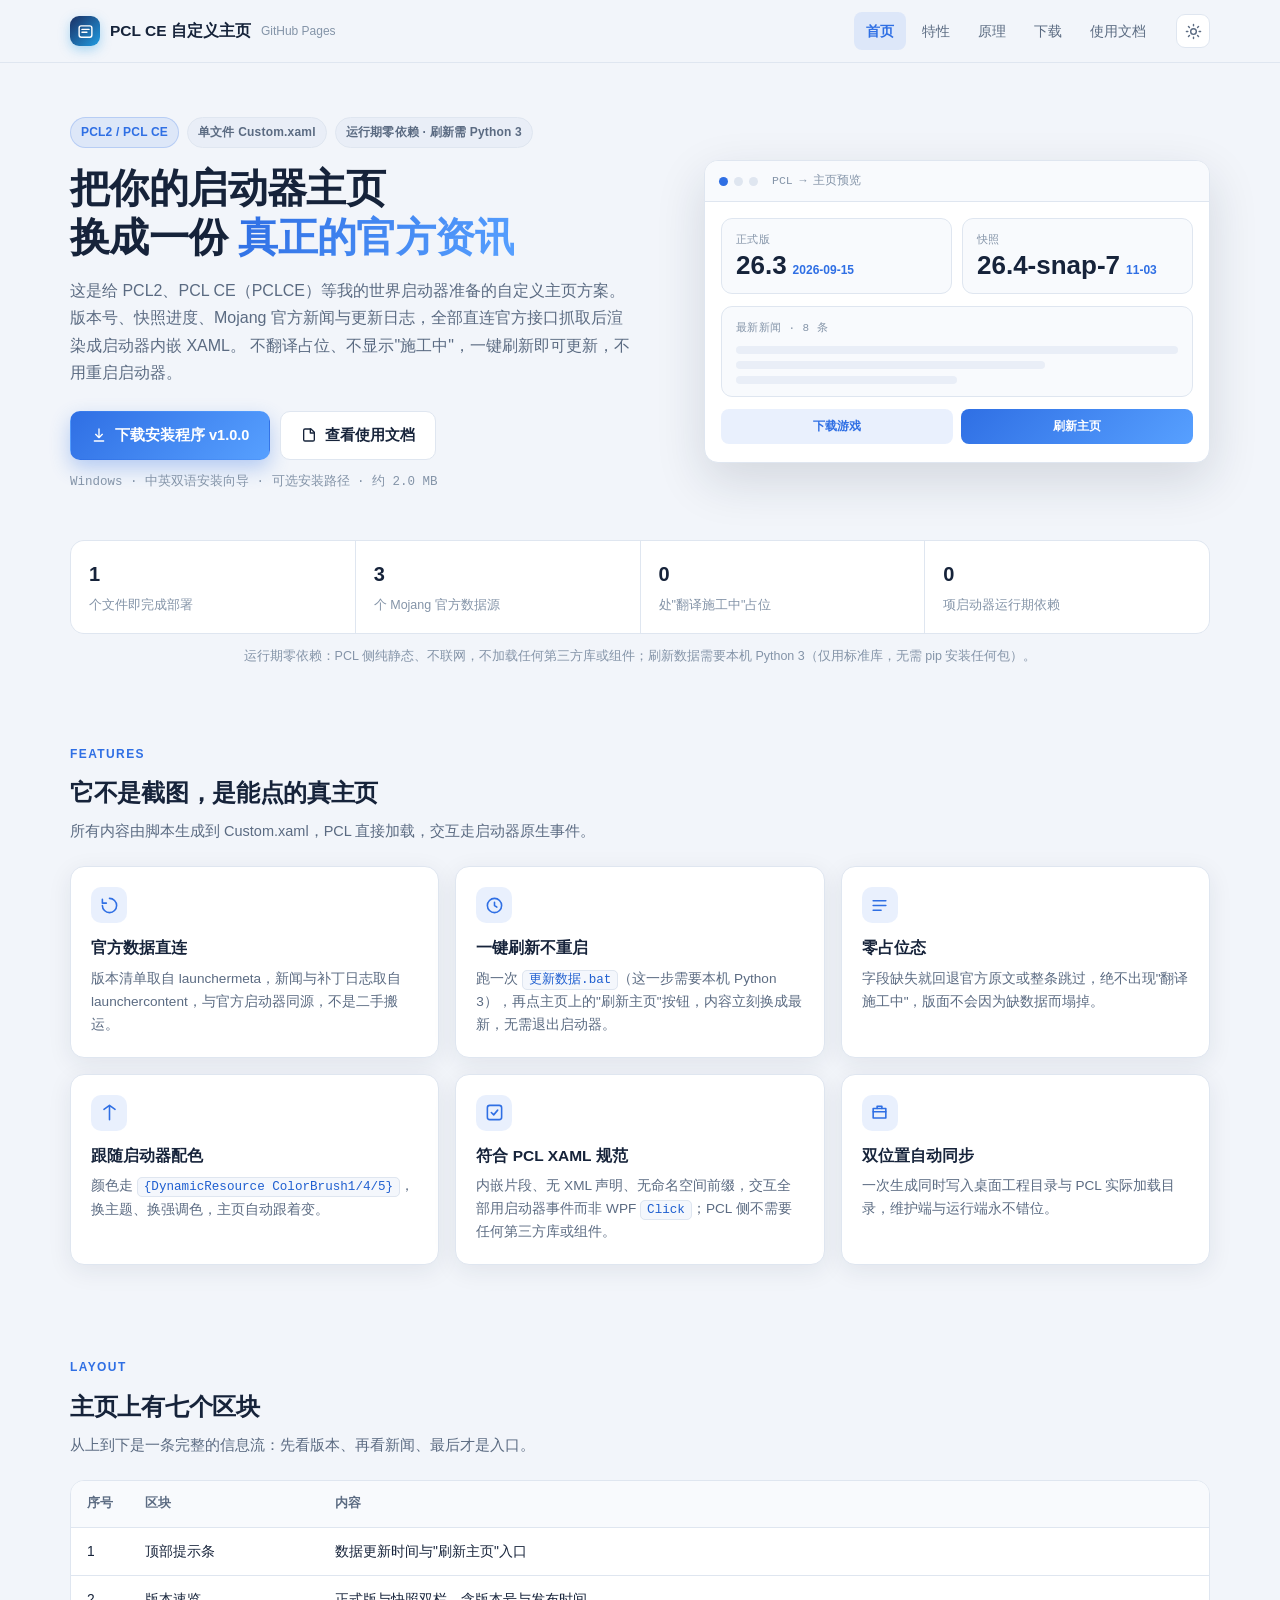
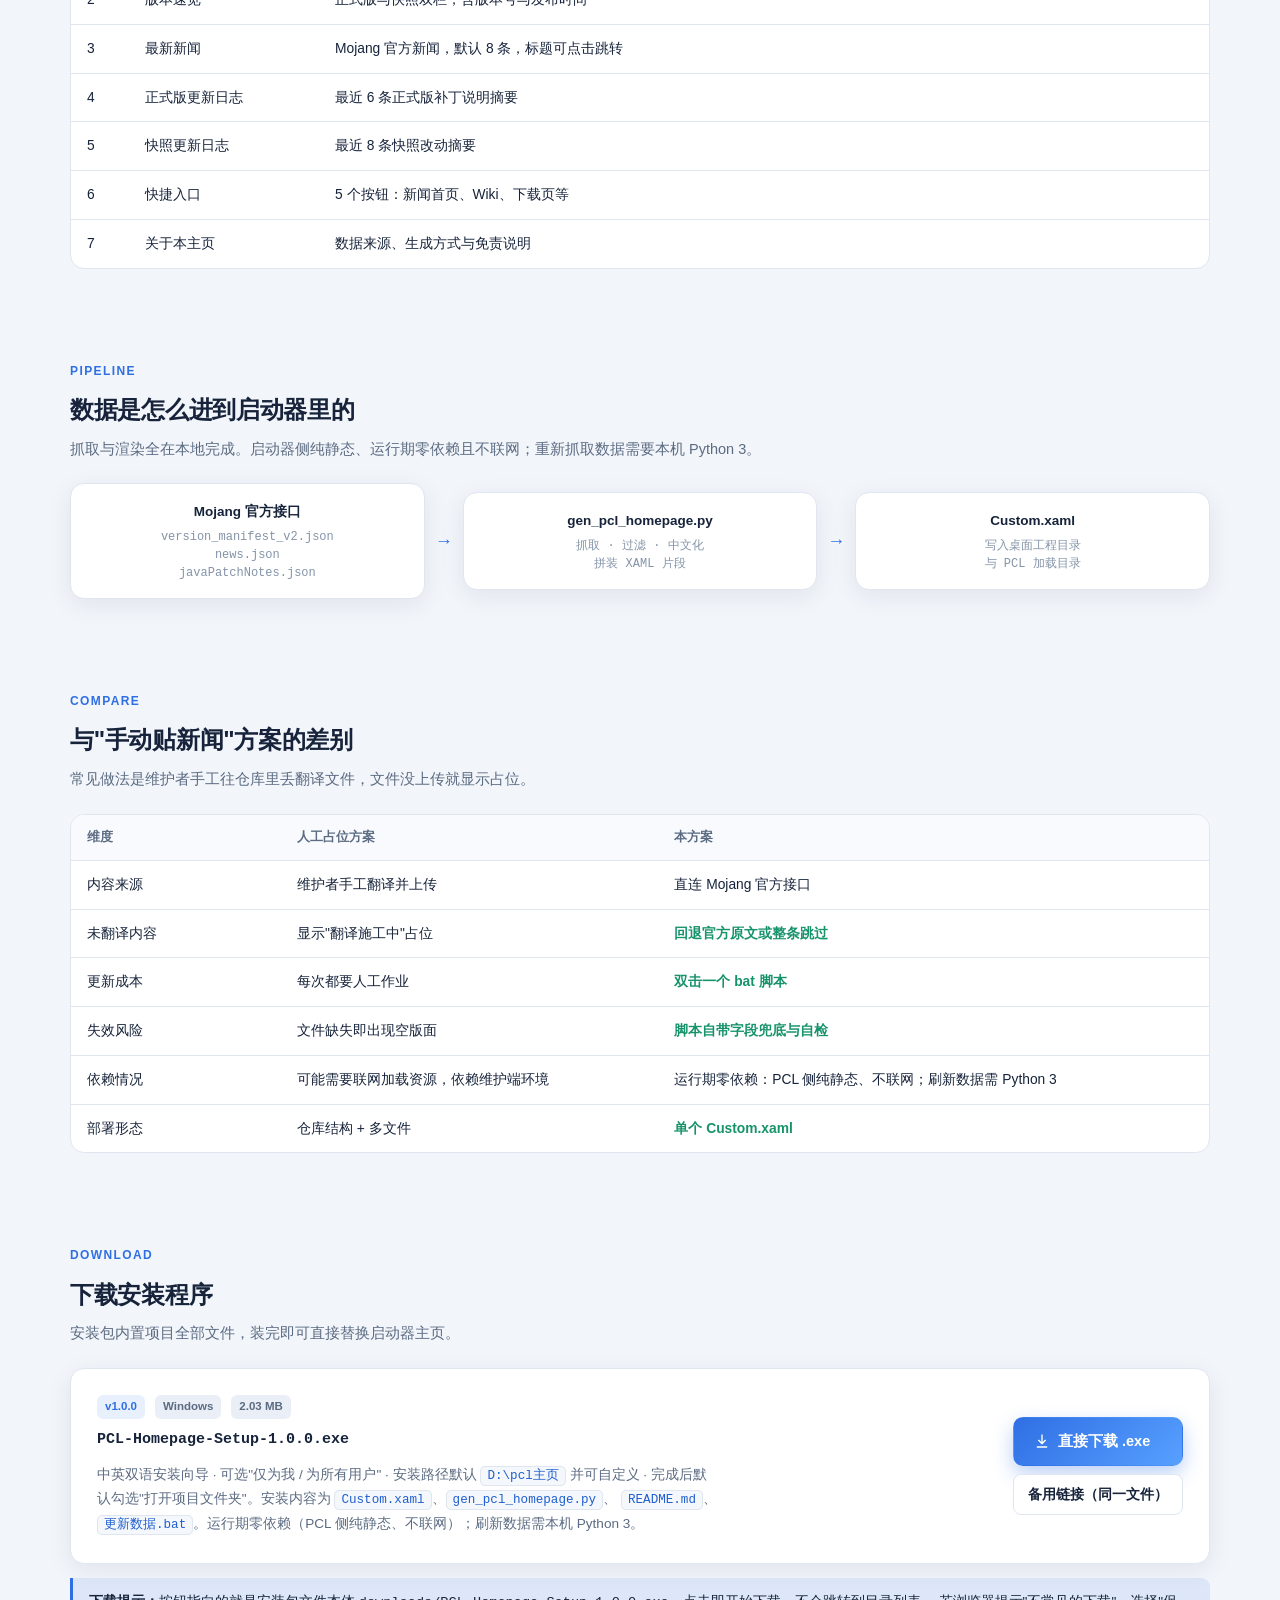
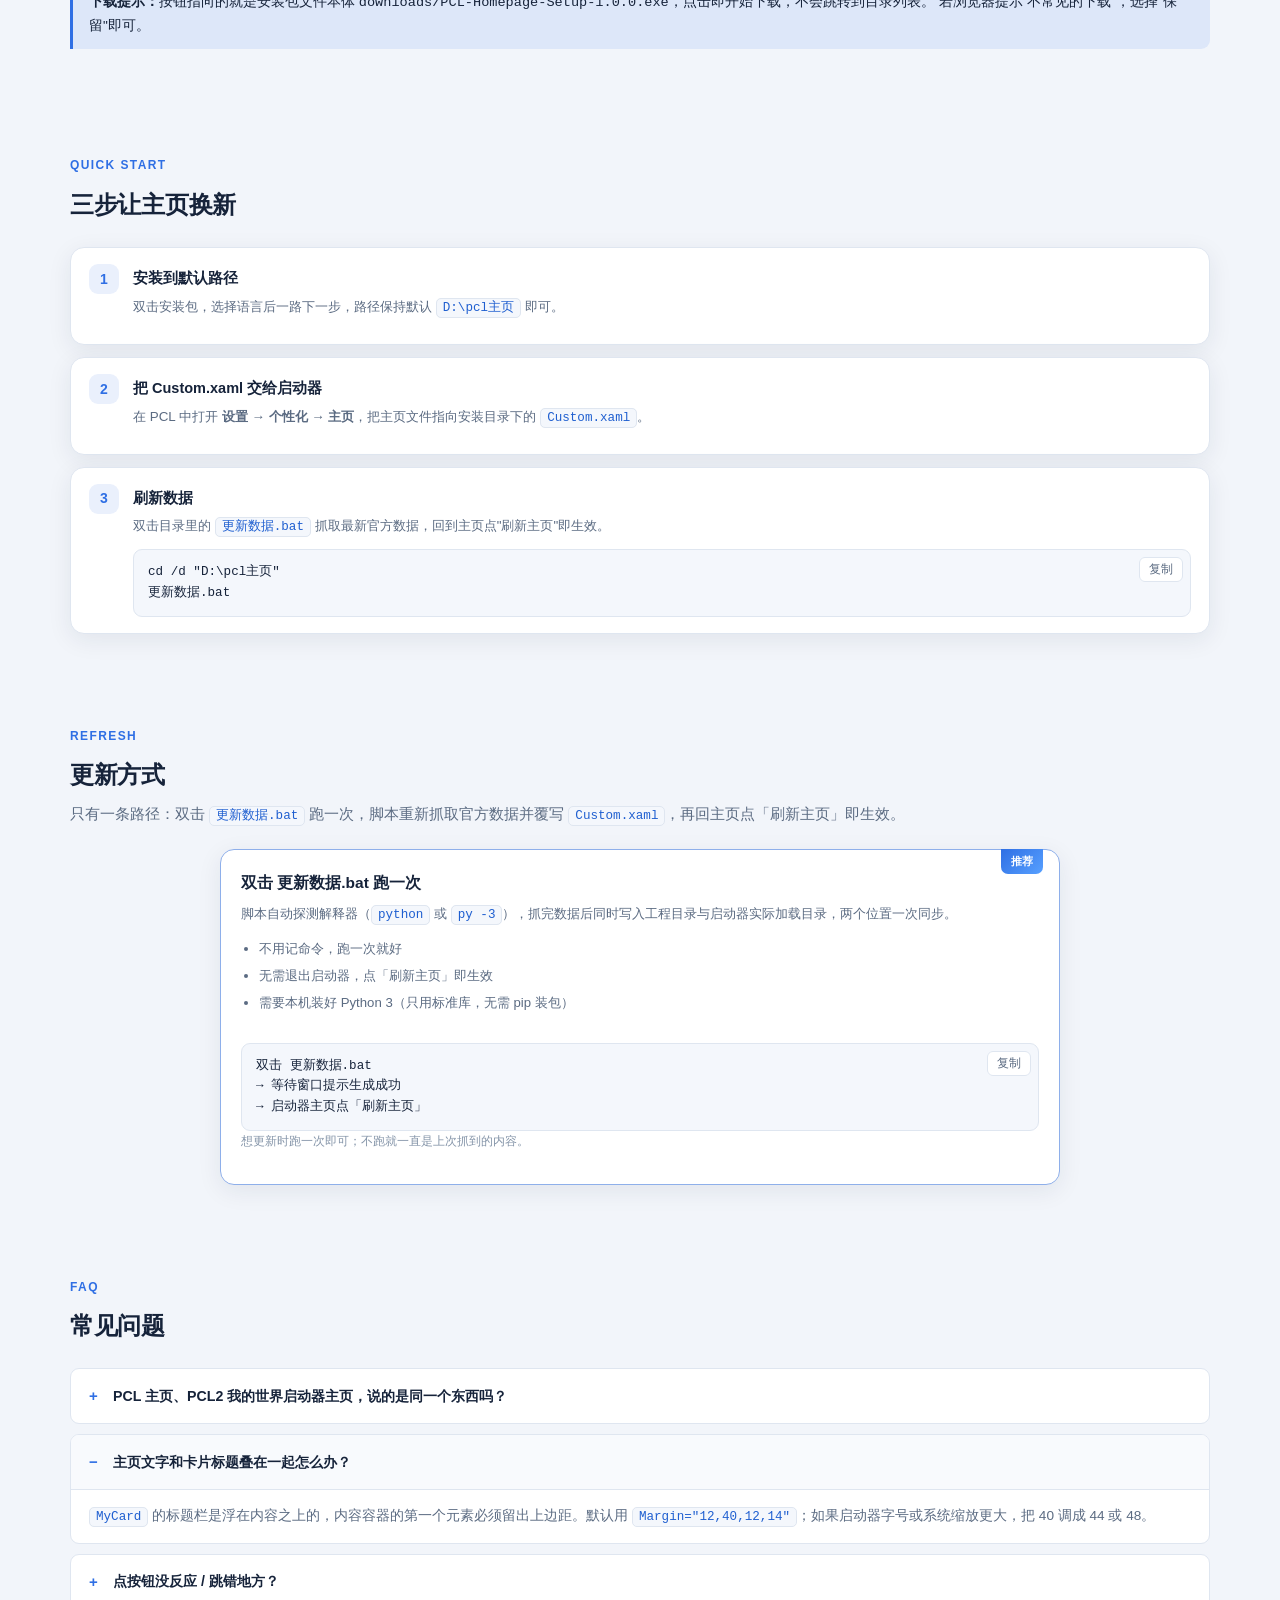
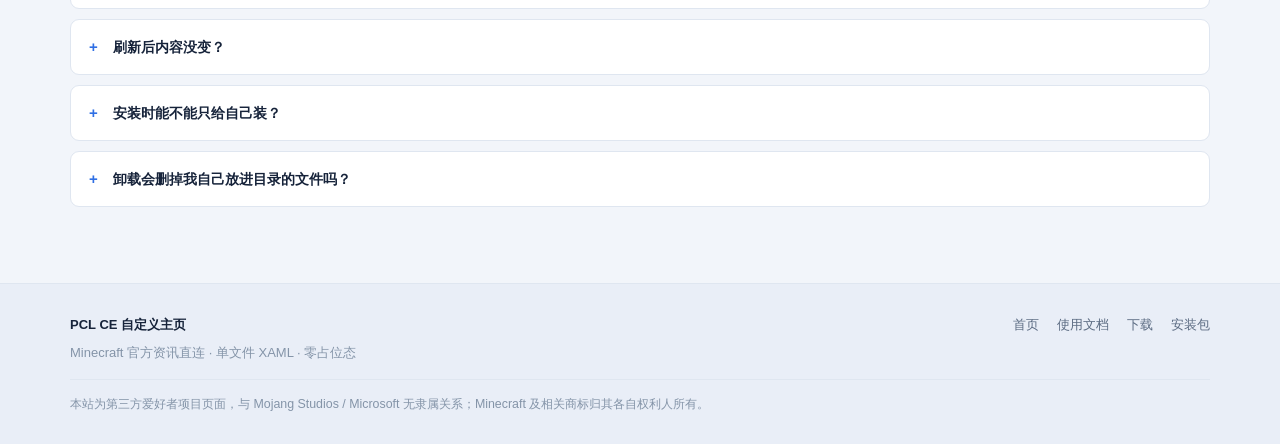
<file: index.html>
<!DOCTYPE html>
<html lang="zh-CN" data-theme="light">
<head>
<meta charset="UTF-8">
<meta name="viewport" content="width=device-width, initial-scale=1">
<title>PCL CE / PCL2 自定义主页 — 我的世界启动器官方新闻首页</title>
<meta name="description" content="给 PCL2 / PCL CE（PCLCE）这类我的世界（Minecraft）启动器加一个真正的官方新闻主页：版本速览、Mojang 官方新闻、更新日志，单文件 Custom.xaml，运行期零依赖（刷新数据需 Python 3），一键刷新无需重启，不用改启动器源码。">
<meta name="msvalidate.01" content="BDBBD12C17CD22667C7ED65617A39E9D" />
<link rel="canonical" href="https://minecraft-lang.github.io/pcl-news-portal/">
<meta property="og:type" content="website">
<meta property="og:site_name" content="PCL CE 自定义主页">
<meta property="og:title" content="PCL CE / PCL2 自定义主页 — 我的世界启动器官方新闻首页">
<meta property="og:description" content="给 PCL2、PCL CE（PCLCE）等我的世界启动器用的自定义主页：版本速览、Mojang 官方新闻、更新日志，单文件 Custom.xaml，一键刷新无需重启。">
<meta property="og:url" content="https://minecraft-lang.github.io/pcl-news-portal/">
<meta name="keywords" content="PCL2, PCL CE, PCLCE, PCL 主页, PCL2 自定义主页, 我的世界启动器, Minecraft 启动器主页, Custom.xaml">
<script type="application/ld+json">
{"@context":"https://schema.org","@type":"SoftwareApplication","name":"PCL CE 自定义主页","alternateName":["PCL2 自定义主页","PCLCE 主页","PCL 主页","我的世界 PCL2 主页"],"description":"给 PCL2 / PCL CE 等我的世界启动器使用的自定义主页方案，生成单文件 Custom.xaml，内含版本速览、Mojang 官方新闻与更新日志，一键刷新无需重启。","applicationCategory":"UtilitiesApplication","operatingSystem":"Windows 10, Windows 11","softwareVersion":"1.0.0","inLanguage":"zh-CN","url":"https://minecraft-lang.github.io/pcl-news-portal/","downloadUrl":"https://minecraft-lang.github.io/pcl-news-portal/downloads/PCL-Homepage-Setup-1.0.0.exe","offers":{"@type":"Offer","price":"0","priceCurrency":"CNY"}}
</script>
<link rel="icon" href="assets/favicon.svg" type="image/svg+xml">
<link rel="stylesheet" href="assets/style.css">
<script>
  (function () {
    try {
      var t = localStorage.getItem('pclnh-theme');
      if (!t) { t = window.matchMedia('(prefers-color-scheme: dark)').matches ? 'dark' : 'light'; }
      document.documentElement.setAttribute('data-theme', t);
    } catch (e) {}
  })();
</script>
</head>
<body>

<header class="topbar">
  <div class="wrap topbar-inner">
    <a class="brand" href="index.html">
      <span class="brand-mark">
        <svg viewBox="0 0 24 24" fill="none" stroke="#fff" stroke-width="2" stroke-linecap="round" stroke-linejoin="round">
          <rect x="3" y="4" width="18" height="16" rx="3"/><path d="M7 9h10M7 13h7"/>
        </svg>
      </span>
      PCL CE 自定义主页
      <small>GitHub Pages</small>
    </a>
    <nav class="nav-links">
      <a href="index.html" class="active">首页</a>
      <a href="index.html#features">特性</a>
      <a href="index.html#flow">原理</a>
      <a href="index.html#download">下载</a>
      <a href="docs.html">使用文档</a>
    </nav>
    <button class="icon-btn" data-theme-toggle type="button" title="切换主题">
      <svg class="icon-sun" viewBox="0 0 24 24" fill="none" stroke="currentColor" stroke-width="2" stroke-linecap="round">
        <circle cx="12" cy="12" r="4"/><path d="M12 2v2M12 20v2M2 12h2M20 12h2M4.9 4.9l1.4 1.4M17.7 17.7l1.4 1.4M19.1 4.9l-1.4 1.4M6.3 17.7l-1.4 1.4"/>
      </svg>
      <svg class="icon-moon" viewBox="0 0 24 24" fill="none" stroke="currentColor" stroke-width="2" stroke-linecap="round" stroke-linejoin="round">
        <path d="M21 12.8A9 9 0 1 1 11.2 3a7 7 0 0 0 9.8 9.8z"/>
      </svg>
    </button>
  </div>
</header>

<main>

  <!-- ========== Hero ========== -->
  <section class="hero">
    <div class="wrap hero-grid">
      <div>
        <div class="badges">
          <span class="badge">PCL2 / PCL CE</span>
          <span class="badge muted">单文件 Custom.xaml</span>
          <span class="badge muted">运行期零依赖 · 刷新需 Python 3</span>
        </div>
        <h1>把你的启动器主页<br>换成一份 <span class="grad">真正的官方资讯</span></h1>
        <p class="lede">
          这是给 PCL2、PCL CE（PCLCE）等我的世界启动器准备的自定义主页方案。版本号、快照进度、Mojang 官方新闻与更新日志，全部直连官方接口抓取后渲染成启动器内嵌 XAML。
          不翻译占位、不显示"施工中"，一键刷新即可更新，不用重启启动器。
        </p>
        <div class="hero-actions">
          <a class="btn btn-primary" href="downloads/PCL-Homepage-Setup-1.0.0.exe" download>
            <svg viewBox="0 0 24 24" fill="none" stroke="currentColor" stroke-width="2" stroke-linecap="round" stroke-linejoin="round">
              <path d="M12 3v12M7 11l5 5 5-5M5 21h14"/>
            </svg>
            下载安装程序 v1.0.0
          </a>
          <a class="btn btn-ghost" href="docs.html">
            <svg viewBox="0 0 24 24" fill="none" stroke="currentColor" stroke-width="2" stroke-linecap="round" stroke-linejoin="round">
              <path d="M4 5a2 2 0 0 1 2-2h9l5 5v11a2 2 0 0 1-2 2H6a2 2 0 0 1-2-2z"/><path d="M14 3v6h6"/>
            </svg>
            查看使用文档
          </a>
        </div>
        <p class="hero-note">Windows · 中英双语安装向导 · 可选安装路径 · 约 2.0 MB</p>
      </div>

      <div class="mock" aria-hidden="true">
        <div class="mock-bar">
          <span class="dot on"></span><span class="dot"></span><span class="dot"></span>
          <span class="mock-title">PCL → 主页预览</span>
        </div>
        <div class="mock-body">
          <div class="mock-two">
            <div class="mock-card">
              <div class="k">正式版</div>
              <div class="v">26.3<span>2026-09-15</span></div>
            </div>
            <div class="mock-card">
              <div class="k">快照</div>
              <div class="v">26.4-snap-7<span>11-03</span></div>
            </div>
          </div>
          <div class="mock-card">
            <div class="k">最新新闻 · 8 条</div>
            <div class="mock-line" style="margin-top:8px"></div>
            <div class="mock-line w70" style="margin-top:7px"></div>
            <div class="mock-line w50" style="margin-top:7px"></div>
          </div>
          <div class="mock-btns">
            <span class="mock-btn">下载游戏</span>
            <span class="mock-btn solid">刷新主页</span>
          </div>
        </div>
      </div>
    </div>

    <div class="wrap">
      <div class="stats">
        <div class="stat"><b>1</b><span>个文件即完成部署</span></div>
        <div class="stat"><b>3</b><span>个 Mojang 官方数据源</span></div>
        <div class="stat"><b>0</b><span>处"翻译施工中"占位</span></div>
        <div class="stat"><b>0</b><span>项启动器运行期依赖</span></div>
      </div>
      <p style="margin:12px 0 0;font-size:12.5px;color:var(--text-mute);text-align:center;">
        运行期零依赖：PCL 侧纯静态、不联网，不加载任何第三方库或组件；刷新数据需要本机 Python 3（仅用标准库，无需 pip 安装任何包）。
      </p>
    </div>
  </section>

  <!-- ========== 特性 ========== -->
  <section class="block" id="features">
    <div class="wrap">
      <div class="section-head">
        <div class="eyebrow">Features</div>
        <h2>它不是截图，是能点的真主页</h2>
        <p>所有内容由脚本生成到 Custom.xaml，PCL 直接加载，交互走启动器原生事件。</p>
      </div>
      <div class="grid-3">
        <div class="card feature">
          <div class="ico"><svg viewBox="0 0 24 24" fill="none" stroke="currentColor" stroke-width="2" stroke-linecap="round" stroke-linejoin="round"><path d="M3 12a9 9 0 1 0 9-9"/><path d="M3 4v5h5"/></svg></div>
          <h3>官方数据直连</h3>
          <p>版本清单取自 launchermeta，新闻与补丁日志取自 launchercontent，与官方启动器同源，不是二手搬运。</p>
        </div>
        <div class="card feature">
          <div class="ico"><svg viewBox="0 0 24 24" fill="none" stroke="currentColor" stroke-width="2" stroke-linecap="round" stroke-linejoin="round"><circle cx="12" cy="12" r="9"/><path d="M12 8v4l3 2"/></svg></div>
          <h3>一键刷新不重启</h3>
          <p>跑一次 <code>更新数据.bat</code>（这一步需要本机 Python 3），再点主页上的"刷新主页"按钮，内容立刻换成最新，无需退出启动器。</p>
        </div>
        <div class="card feature">
          <div class="ico"><svg viewBox="0 0 24 24" fill="none" stroke="currentColor" stroke-width="2" stroke-linecap="round" stroke-linejoin="round"><path d="M4 6h16M4 12h16M4 18h10"/></svg></div>
          <h3>零占位态</h3>
          <p>字段缺失就回退官方原文或整条跳过，绝不出现"翻译施工中"，版面不会因为缺数据而塌掉。</p>
        </div>
        <div class="card feature">
          <div class="ico"><svg viewBox="0 0 24 24" fill="none" stroke="currentColor" stroke-width="2" stroke-linecap="round" stroke-linejoin="round"><path d="M12 3v18M5 8l7-5 7 5"/></svg></div>
          <h3>跟随启动器配色</h3>
          <p>颜色走 <code>{DynamicResource ColorBrush1/4/5}</code>，换主题、换强调色，主页自动跟着变。</p>
        </div>
        <div class="card feature">
          <div class="ico"><svg viewBox="0 0 24 24" fill="none" stroke="currentColor" stroke-width="2" stroke-linecap="round" stroke-linejoin="round"><rect x="3" y="3" width="18" height="18" rx="3"/><path d="M8 12l3 3 5-6"/></svg></div>
          <h3>符合 PCL XAML 规范</h3>
          <p>内嵌片段、无 XML 声明、无命名空间前缀，交互全部用启动器事件而非 WPF <code>Click</code>；PCL 侧不需要任何第三方库或组件。</p>
        </div>
        <div class="card feature">
          <div class="ico"><svg viewBox="0 0 24 24" fill="none" stroke="currentColor" stroke-width="2" stroke-linecap="round" stroke-linejoin="round"><path d="M4 7h16v12H4z"/><path d="M4 11h16M9 7V4h6v3"/></svg></div>
          <h3>双位置自动同步</h3>
          <p>一次生成同时写入桌面工程目录与 PCL 实际加载目录，维护端与运行端永不错位。</p>
        </div>
      </div>
    </div>
  </section>

  <!-- ========== 主页构成 ========== -->
  <section class="block" id="pages">
    <div class="wrap">
      <div class="section-head">
        <div class="eyebrow">Layout</div>
        <h2>主页上有七个区块</h2>
        <p>从上到下是一条完整的信息流：先看版本、再看新闻、最后才是入口。</p>
      </div>
      <div class="table-wrap">
        <table>
          <thead>
            <tr><th style="width:52px">序号</th><th style="width:190px">区块</th><th>内容</th></tr>
          </thead>
          <tbody>
            <tr><td>1</td><td>顶部提示条</td><td>数据更新时间与"刷新主页"入口</td></tr>
            <tr><td>2</td><td>版本速览</td><td>正式版与快照双栏，含版本号与发布时间</td></tr>
            <tr><td>3</td><td>最新新闻</td><td>Mojang 官方新闻，默认 8 条，标题可点击跳转</td></tr>
            <tr><td>4</td><td>正式版更新日志</td><td>最近 6 条正式版补丁说明摘要</td></tr>
            <tr><td>5</td><td>快照更新日志</td><td>最近 8 条快照改动摘要</td></tr>
            <tr><td>6</td><td>快捷入口</td><td>5 个按钮：新闻首页、Wiki、下载页等</td></tr>
            <tr><td>7</td><td>关于本主页</td><td>数据来源、生成方式与免责说明</td></tr>
          </tbody>
        </table>
      </div>
    </div>
  </section>

  <!-- ========== 数据流 ========== -->
  <section class="block" id="flow">
    <div class="wrap">
      <div class="section-head">
        <div class="eyebrow">Pipeline</div>
        <h2>数据是怎么进到启动器里的</h2>
        <p>抓取与渲染全在本地完成。启动器侧纯静态、运行期零依赖且不联网；重新抓取数据需要本机 Python 3。</p>
      </div>
      <div class="flow">
        <div class="card flow-node">
          <div class="t">Mojang 官方接口</div>
          <div class="d">version_manifest_v2.json<br>news.json<br>javaPatchNotes.json</div>
        </div>
        <div class="flow-arrow">→</div>
        <div class="card flow-node">
          <div class="t">gen_pcl_homepage.py</div>
          <div class="d">抓取 · 过滤 · 中文化<br>拼装 XAML 片段</div>
        </div>
        <div class="flow-arrow">→</div>
        <div class="card flow-node">
          <div class="t">Custom.xaml</div>
          <div class="d">写入桌面工程目录<br>与 PCL 加载目录</div>
        </div>
      </div>
    </div>
  </section>

  <!-- ========== 对比 ========== -->
  <section class="block" id="compare">
    <div class="wrap">
      <div class="section-head">
        <div class="eyebrow">Compare</div>
        <h2>与"手动贴新闻"方案的差别</h2>
        <p>常见做法是维护者手工往仓库里丢翻译文件，文件没上传就显示占位。</p>
      </div>
      <div class="table-wrap">
        <table>
          <thead>
            <tr><th style="width:210px">维度</th><th>人工占位方案</th><th>本方案</th></tr>
          </thead>
          <tbody>
            <tr><td>内容来源</td><td>维护者手工翻译并上传</td><td>直连 Mojang 官方接口</td></tr>
            <tr><td>未翻译内容</td><td>显示"翻译施工中"占位</td><td class="yes">回退官方原文或整条跳过</td></tr>
            <tr><td>更新成本</td><td>每次都要人工作业</td><td class="yes">双击一个 bat 脚本</td></tr>
            <tr><td>失效风险</td><td>文件缺失即出现空版面</td><td class="yes">脚本自带字段兜底与自检</td></tr>
            <tr><td>依赖情况</td><td>可能需要联网加载资源，依赖维护端环境</td><td>运行期零依赖：PCL 侧纯静态、不联网；刷新数据需 Python 3</td></tr>
            <tr><td>部署形态</td><td>仓库结构 + 多文件</td><td class="yes">单个 Custom.xaml</td></tr>
          </tbody>
        </table>
      </div>
    </div>
  </section>

  <!-- ========== 下载 ========== -->
  <section class="block" id="download">
    <div class="wrap">
      <div class="section-head">
        <div class="eyebrow">Download</div>
        <h2>下载安装程序</h2>
        <p>安装包内置项目全部文件，装完即可直接替换启动器主页。</p>
      </div>
      <div class="card dl-card">
        <div>
          <div style="display:flex;align-items:center;gap:10px;flex-wrap:wrap;margin-bottom:8px;">
            <span class="tag">v1.0.0</span>
            <span class="tag" style="background:var(--bg-soft);color:var(--text-dim);">Windows</span>
            <span class="tag" style="background:var(--bg-soft);color:var(--text-dim);">2.03 MB</span>
          </div>
          <div style="font-family:var(--mono);font-size:15px;font-weight:700;word-break:break-all;">
            PCL-Homepage-Setup-1.0.0.exe
          </div>
          <p style="margin:10px 0 0;color:var(--text-dim);font-size:13.6px;max-width:620px;">
            中英双语安装向导 · 可选"仅为我 / 为所有用户" · 安装路径默认 <code>D:\pcl主页</code> 并可自定义 ·
            完成后默认勾选"打开项目文件夹"。安装内容为 <code>Custom.xaml</code>、<code>gen_pcl_homepage.py</code>、
            <code>README.md</code>、<code>更新数据.bat</code>。运行期零依赖（PCL 侧纯静态、不联网）；刷新数据需本机 Python 3。
          </p>
        </div>
        <div class="dl-actions">
          <a class="btn btn-primary" href="downloads/PCL-Homepage-Setup-1.0.0.exe" download>
            <svg viewBox="0 0 24 24" fill="none" stroke="currentColor" stroke-width="2" stroke-linecap="round" stroke-linejoin="round">
              <path d="M12 3v12M7 11l5 5 5-5M5 21h14"/>
            </svg>
            直接下载 .exe
          </a>
          <a class="btn btn-ghost btn-sm" href="downloads/PCL-Homepage-Setup-1.0.0.exe" download>备用链接（同一文件）</a>
        </div>
      </div>
      <div class="callout" style="margin-top:14px;">
        <b>下载提示：</b>按钮指向的就是安装包文件本体
        <code>downloads/PCL-Homepage-Setup-1.0.0.exe</code>，点击即开始下载，不会跳转到目录列表。
        若浏览器提示"不常见的下载"，选择"保留"即可。
      </div>
    </div>
  </section>

  <!-- ========== 上手 ========== -->
  <section class="block" id="quickstart">
    <div class="wrap">
      <div class="section-head">
        <div class="eyebrow">Quick start</div>
        <h2>三步让主页换新</h2>
      </div>
      <div class="steps">
        <div class="card step">
          <div class="n">1</div>
          <div>
            <h4>安装到默认路径</h4>
            <p>双击安装包，选择语言后一路下一步，路径保持默认 <code>D:\pcl主页</code> 即可。</p>
          </div>
        </div>
        <div class="card step">
          <div class="n">2</div>
          <div>
            <h4>把 Custom.xaml 交给启动器</h4>
            <p>在 PCL 中打开 <b>设置 → 个性化 → 主页</b>，把主页文件指向安装目录下的 <code>Custom.xaml</code>。</p>
          </div>
        </div>
        <div class="card step">
          <div class="n">3</div>
          <div>
            <h4>刷新数据</h4>
            <p>双击目录里的 <code>更新数据.bat</code> 抓取最新官方数据，回到主页点"刷新主页"即生效。</p>
            <div class="code">
              <button class="copy-btn" type="button">复制</button>
              <pre>cd /d "D:\pcl主页"
更新数据.bat</pre>
            </div>
          </div>
        </div>
      </div>
    </div>
  </section>

  <!-- ========== 更新方案 ========== -->
  <section class="block" id="refresh">
    <div class="wrap">
      <div class="section-head">
        <div class="eyebrow">Refresh</div>
        <h2>更新方式</h2>
        <p>只有一条路径：双击 <code>更新数据.bat</code> 跑一次，脚本重新抓取官方数据并覆写 <code>Custom.xaml</code>，再回主页点「刷新主页」即生效。</p>
      </div>
      <div class="card plan recommend" style="max-width:840px;margin:0 auto;">
        <h3>双击 更新数据.bat 跑一次</h3>
        <p class="desc">脚本自动探测解释器（<code>python</code> 或 <code>py -3</code>），抓完数据后同时写入工程目录与启动器实际加载目录，两个位置一次同步。</p>
        <ul>
          <li>不用记命令，跑一次就好</li>
          <li>无需退出启动器，点「刷新主页」即生效</li>
          <li>需要本机装好 Python 3（只用标准库，无需 pip 装包）</li>
        </ul>
        <div class="code">
          <button class="copy-btn" type="button">复制</button>
          <pre>双击 更新数据.bat
→ 等待窗口提示生成成功
→ 启动器主页点「刷新主页」</pre>
        </div>
        <p class="foot">想更新时跑一次即可；不跑就一直是上次抓到的内容。</p>
      </div>
    </div>
  </section>

  <!-- ========== FAQ ========== -->
  <section class="block" id="faq">
    <div class="wrap">
      <div class="section-head">
        <div class="eyebrow">FAQ</div>
        <h2>常见问题</h2>
      </div>
      <details class="faq">
        <summary>PCL 主页、PCL2 我的世界启动器主页，说的是同一个东西吗？</summary>
        <div class="faq-body">
          <p>是同一套方案。PCL2 与 PCL CE（PCLCE）都是读取启动器目录下的 <code>Custom.xaml</code> 作为自定义主页，本项目生成的就是这个文件，所以 PCL 主页、PCL2 主页、PCLCE 主页用的是同一份输出，装一次即可。两者差异只在配色与个别控件上，生成器会跟随启动器当前主题输出。</p>
        </div>
      </details>
      <details class="faq" open>
        <summary>主页文字和卡片标题叠在一起怎么办？</summary>
        <div class="faq-body">
          <p><code>MyCard</code> 的标题栏是浮在内容之上的，内容容器的第一个元素必须留出上边距。默认用 <code>Margin="12,40,12,14"</code>；如果启动器字号或系统缩放更大，把 40 调成 44 或 48。</p>
        </div>
      </details>
      <details class="faq">
        <summary>点按钮没反应 / 跳错地方？</summary>
        <div class="faq-body">
          <p>交互必须成对使用 <code>EventType</code> 与 <code>EventData</code>：打开网页用 <code>EventType="打开网页"</code> + URL；跳启动器内部页用 <code>EventType="切换页面"</code> + <code>EventData="Download|DownloadInstall"</code> 这类枚举值，不能拿"打开网页"去跳内部页。</p>
        </div>
      </details>
      <details class="faq">
        <summary>刷新后内容没变？</summary>
        <div class="faq-body">
          <p>先确认 <code>更新数据.bat</code> 是否真的跑完（窗口里应出现生成成功提示），再回主页点"刷新主页"。若脚本报错，多半是没装 Python 3 或未加入 PATH——生成器依赖 Python 3 运行时（只用标准库，无需 pip 装包），装好后重试。注意只有"刷新数据"这一步需要 Python，启动器加载主页本身零依赖、不联网。</p>
        </div>
      </details>
      <details class="faq">
        <summary>安装时能不能只给自己装？</summary>
        <div class="faq-body">
          <p>可以。安装向导会先问"为所有用户安装 / 仅为我安装"。选前者会请求管理员权限，快捷方式落到公共目录；选后者只写入当前用户配置，不需要提权。</p>
        </div>
      </details>
      <details class="faq">
        <summary>卸载会删掉我自己放进目录的文件吗？</summary>
        <div class="faq-body">
          <p>不会。卸载程序只移除它自己安装的文件，不会清空整个目录，你后来放进去的内容会保留。</p>
        </div>
      </details>
    </div>
  </section>


</main>

<footer>
  <div class="wrap">
    <div class="foot-grid">
      <div>
        <div style="font-weight:700;color:var(--text);margin-bottom:6px;">PCL CE 自定义主页</div>
        <div>Minecraft 官方资讯直连 · 单文件 XAML · 零占位态</div>
      </div>
      <div class="foot-links">
        <a href="index.html">首页</a>
        <a href="docs.html">使用文档</a>
        <a href="index.html#download">下载</a>
        <a href="downloads/PCL-Homepage-Setup-1.0.0.exe" download>安装包</a>
      </div>
    </div>
    <div class="foot-note">
      本站为第三方爱好者项目页面，与 Mojang Studios / Microsoft 无隶属关系；Minecraft 及相关商标归其各自权利人所有。
    </div>
  </div>
</footer>

<script src="assets/app.js"></script>
</body>
</html>
</file>
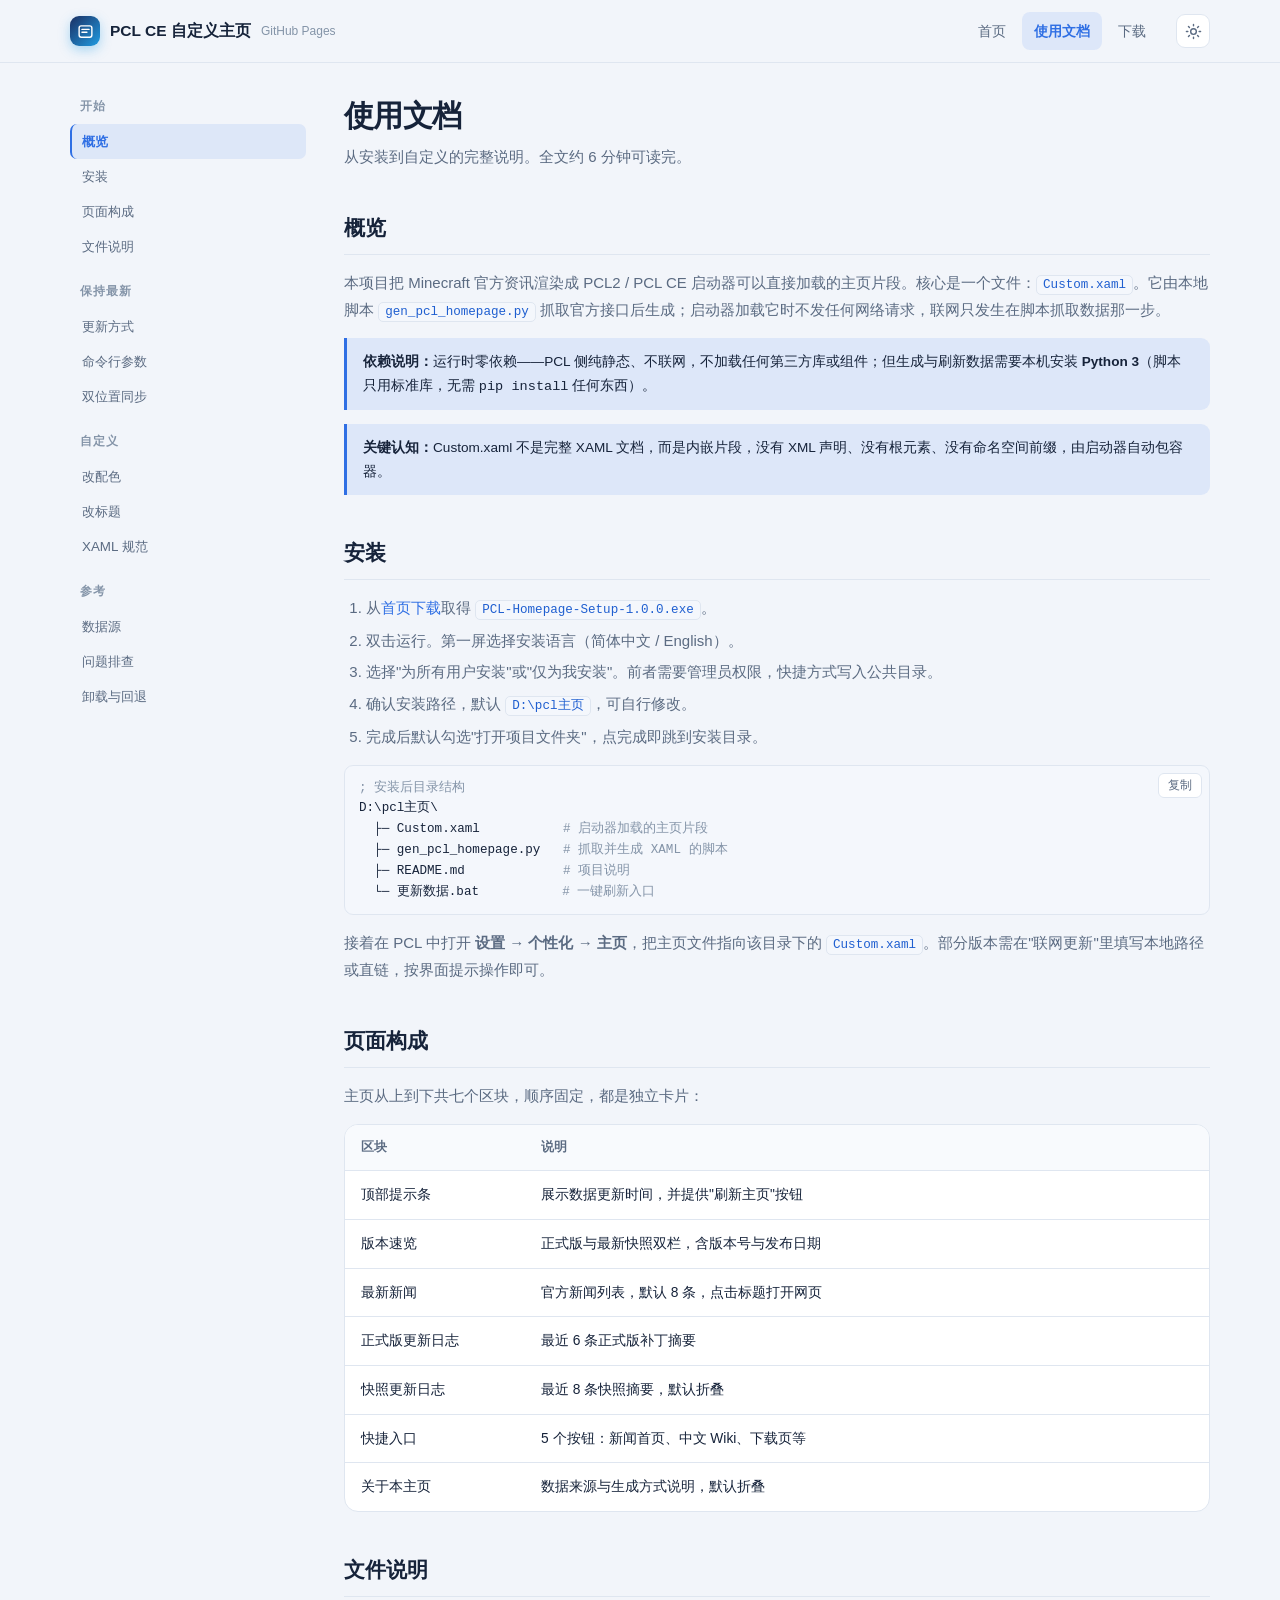
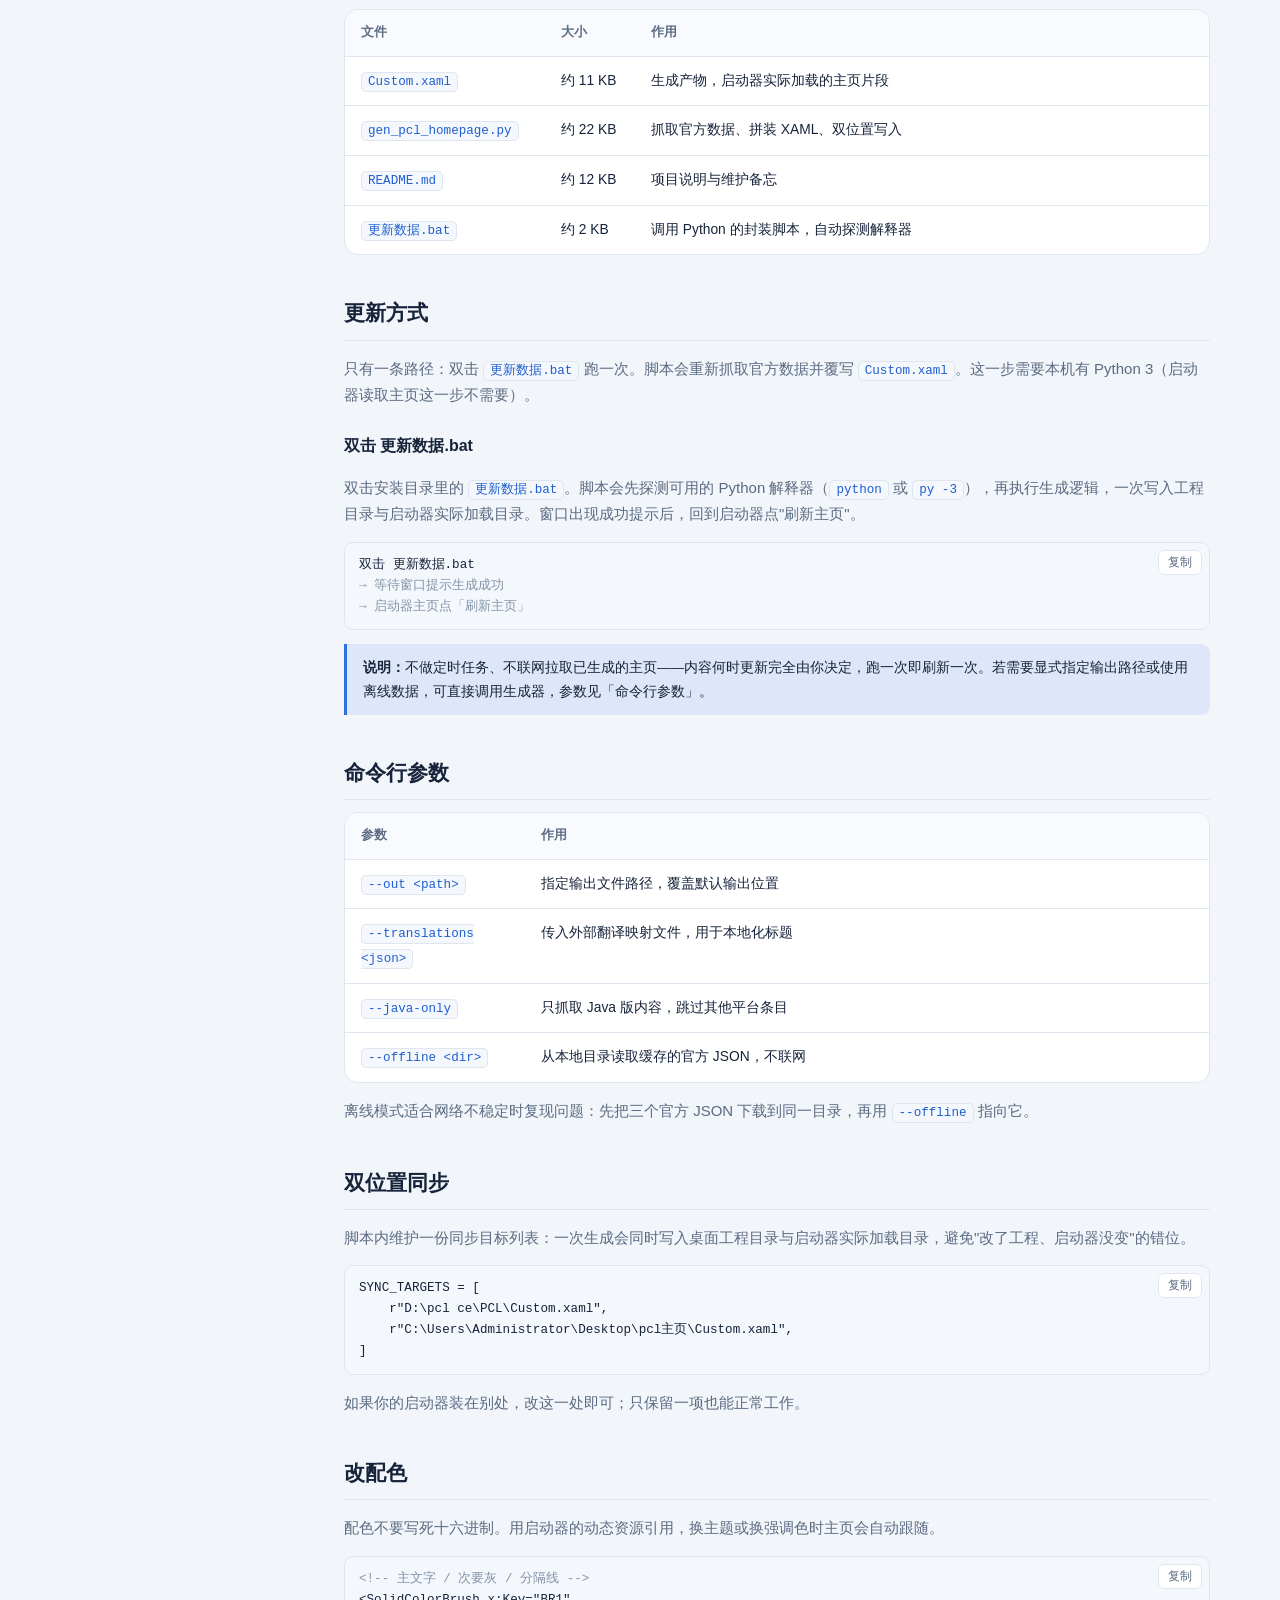
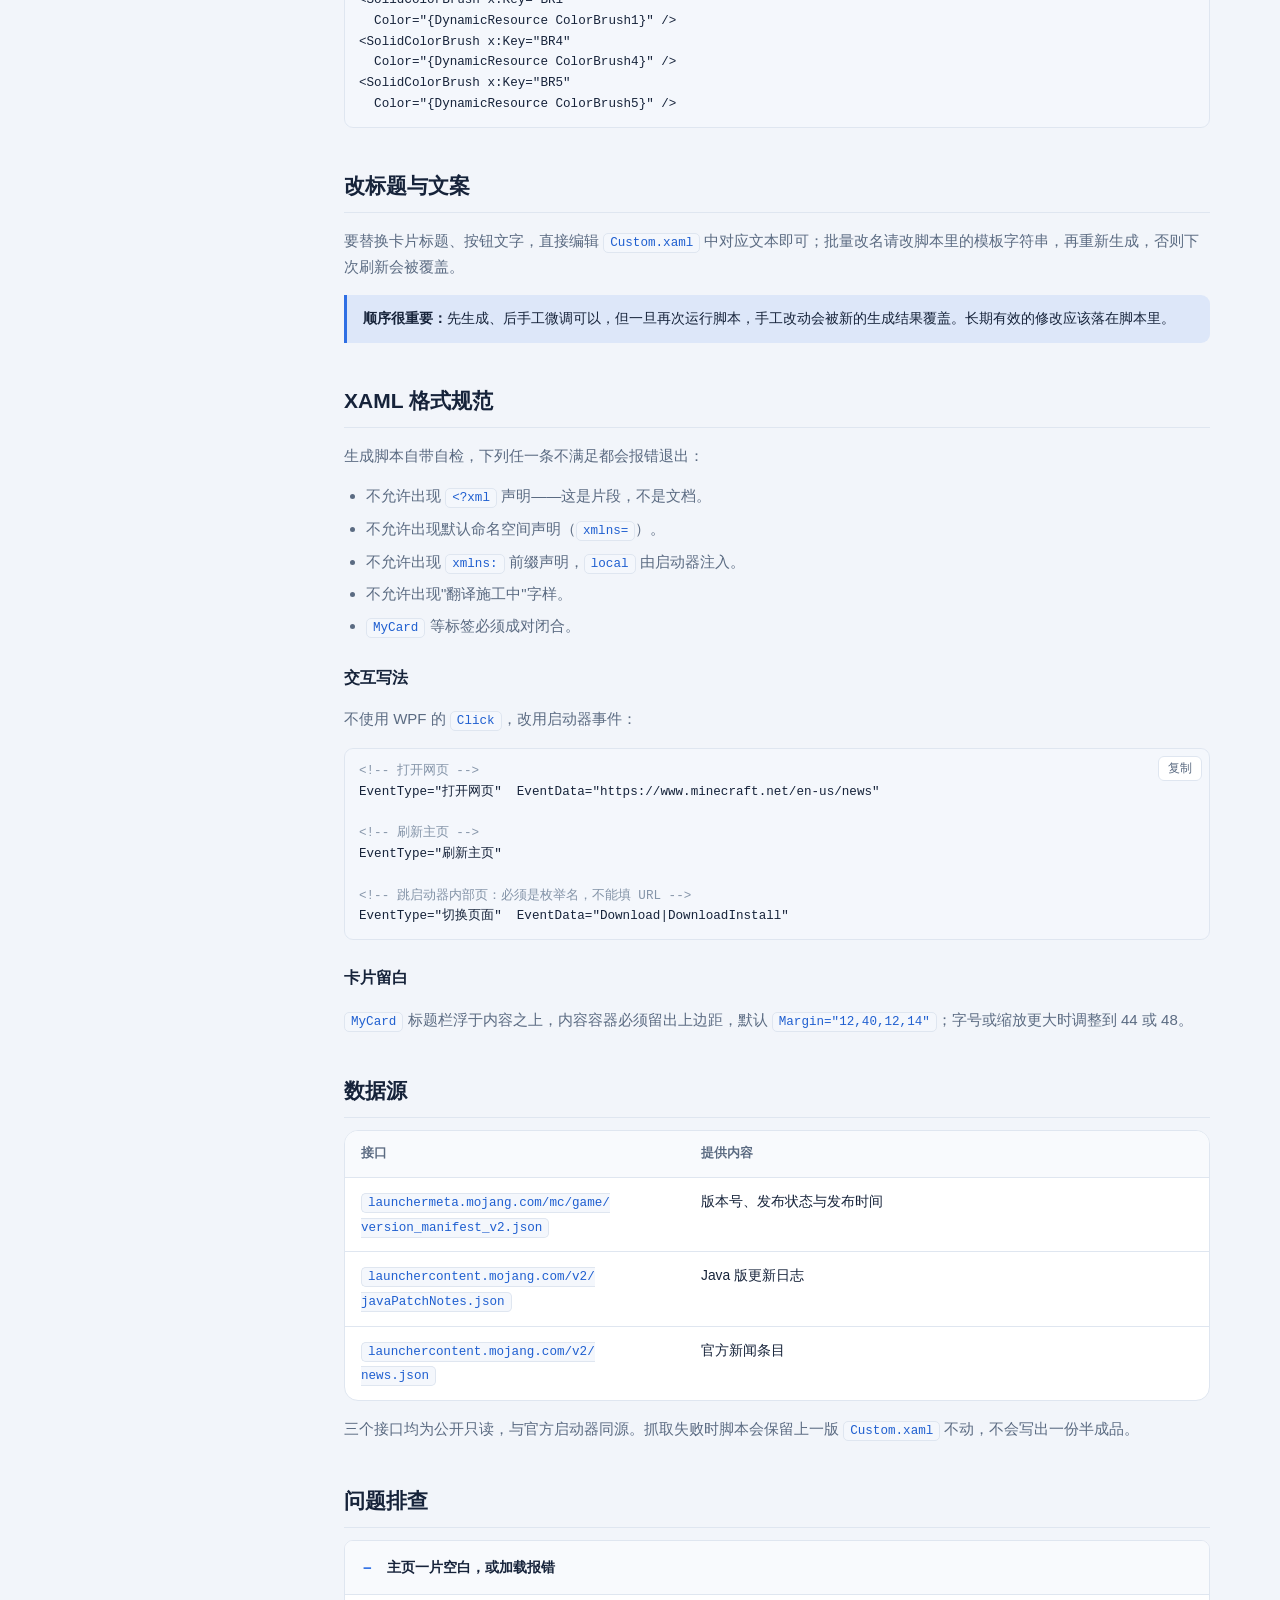
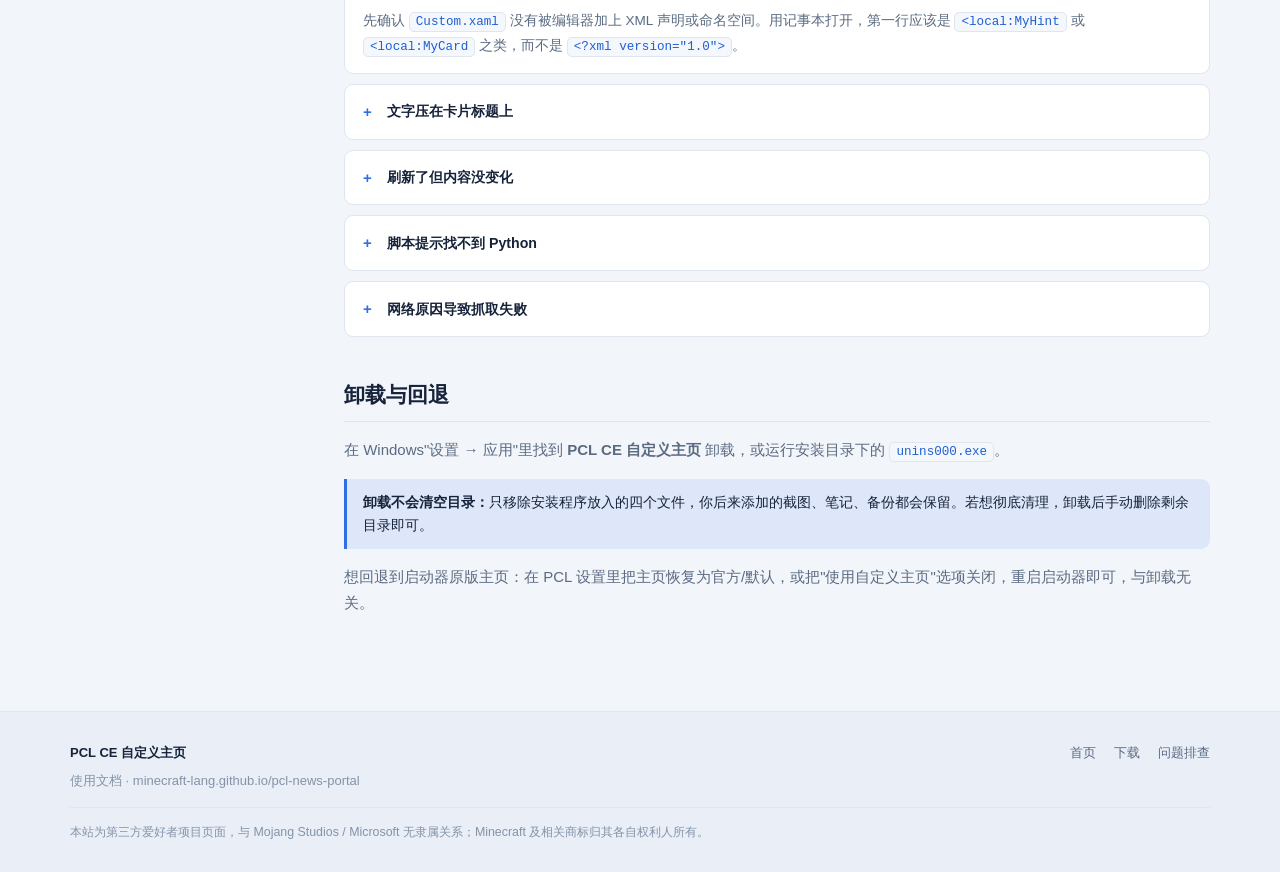
<file: docs.html>
<!DOCTYPE html>
<html lang="zh-CN" data-theme="light">
<head>
<meta charset="UTF-8">
<meta name="viewport" content="width=device-width, initial-scale=1">
<title>PCL2 / PCL CE 自定义主页 使用文档 — 安装、刷新数据、常见问题</title>
<meta name="description" content="PCL2 / PCL CE（PCLCE）我的世界启动器自定义主页完整使用文档：安装向导步骤、更新数据.bat 刷新数据、Custom.xaml 同步到启动器目录、常见问题排查。">
<link rel="canonical" href="https://minecraft-lang.github.io/pcl-news-portal/docs.html">
<link rel="icon" href="assets/favicon.svg" type="image/svg+xml">
<link rel="stylesheet" href="assets/style.css">
<script>
  (function () {
    try {
      var t = localStorage.getItem('pclnh-theme');
      if (!t) { t = window.matchMedia('(prefers-color-scheme: dark)').matches ? 'dark' : 'light'; }
      document.documentElement.setAttribute('data-theme', t);
    } catch (e) {}
  })();
</script>
</head>
<body>

<header class="topbar">
  <div class="wrap topbar-inner">
    <a class="brand" href="index.html">
      <span class="brand-mark">
        <svg viewBox="0 0 24 24" fill="none" stroke="#fff" stroke-width="2" stroke-linecap="round" stroke-linejoin="round">
          <rect x="3" y="4" width="18" height="16" rx="3"/><path d="M7 9h10M7 13h7"/>
        </svg>
      </span>
      PCL CE 自定义主页
      <small>GitHub Pages</small>
    </a>
    <nav class="nav-links">
      <a href="index.html">首页</a>
      <a href="docs.html" class="active">使用文档</a>
      <a href="downloads/PCL-Homepage-Setup-1.0.0.exe" download>下载</a>
    </nav>
    <button class="icon-btn" data-theme-toggle type="button" title="切换主题">
      <svg class="icon-sun" viewBox="0 0 24 24" fill="none" stroke="currentColor" stroke-width="2" stroke-linecap="round">
        <circle cx="12" cy="12" r="4"/><path d="M12 2v2M12 20v2M2 12h2M20 12h2M4.9 4.9l1.4 1.4M17.7 17.7l1.4 1.4M19.1 4.9l-1.4 1.4M6.3 17.7l-1.4 1.4"/>
      </svg>
      <svg class="icon-moon" viewBox="0 0 24 24" fill="none" stroke="currentColor" stroke-width="2" stroke-linecap="round" stroke-linejoin="round">
        <path d="M21 12.8A9 9 0 1 1 11.2 3a7 7 0 0 0 9.8 9.8z"/>
      </svg>
    </button>
  </div>
</header>

<div class="wrap doc-layout">

  <aside class="sidebar">
    <div class="group">
      <div class="group-title">开始</div>
      <a href="#intro">概览</a>
      <a href="#install">安装</a>
      <a href="#pages">页面构成</a>
      <a href="#files">文件说明</a>
    </div>
    <div class="group">
      <div class="group-title">保持最新</div>
      <a href="#refresh">更新方式</a>
      <a href="#args">命令行参数</a>
      <a href="#sync">双位置同步</a>
    </div>
    <div class="group">
      <div class="group-title">自定义</div>
      <a href="#custom">改配色</a>
      <a href="#i18n">改标题</a>
      <a href="#xaml">XAML 规范</a>
    </div>
    <div class="group">
      <div class="group-title">参考</div>
      <a href="#data">数据源</a>
      <a href="#faq">问题排查</a>
      <a href="#uninstall">卸载与回退</a>
    </div>
  </aside>

  <article class="doc-body">
    <h1>使用文档</h1>
    <p style="color:var(--text-dim);margin-top:0;">从安装到自定义的完整说明。全文约 6 分钟可读完。</p>

    <h2 id="intro">概览</h2>
    <p>本项目把 Minecraft 官方资讯渲染成 PCL2 / PCL CE 启动器可以直接加载的主页片段。核心是一个文件：<code>Custom.xaml</code>。它由本地脚本 <code>gen_pcl_homepage.py</code> 抓取官方接口后生成；启动器加载它时不发任何网络请求，联网只发生在脚本抓取数据那一步。</p>
    <div class="callout">
      <b>依赖说明：</b>运行时零依赖——PCL 侧纯静态、不联网，不加载任何第三方库或组件；但生成与刷新数据需要本机安装 <b>Python 3</b>（脚本只用标准库，无需 <code>pip install</code> 任何东西）。
    </div>
    <div class="callout">
      <b>关键认知：</b>Custom.xaml 不是完整 XAML 文档，而是内嵌片段，没有 XML 声明、没有根元素、没有命名空间前缀，由启动器自动包容器。
    </div>

    <h2 id="install">安装</h2>
    <ol>
      <li>从<a href="index.html#download">首页下载</a>取得 <code>PCL-Homepage-Setup-1.0.0.exe</code>。</li>
      <li>双击运行。第一屏选择安装语言（简体中文 / English）。</li>
      <li>选择"为所有用户安装"或"仅为我安装"。前者需要管理员权限，快捷方式写入公共目录。</li>
      <li>确认安装路径，默认 <code>D:\pcl主页</code>，可自行修改。</li>
      <li>完成后默认勾选"打开项目文件夹"，点完成即跳到安装目录。</li>
    </ol>
    <div class="code">
      <button class="copy-btn" type="button">复制</button>
      <pre><span class="cm">; 安装后目录结构</span>
D:\pcl主页\
  ├─ Custom.xaml           <span class="cm"># 启动器加载的主页片段</span>
  ├─ gen_pcl_homepage.py   <span class="cm"># 抓取并生成 XAML 的脚本</span>
  ├─ README.md             <span class="cm"># 项目说明</span>
  └─ 更新数据.bat           <span class="cm"># 一键刷新入口</span></pre>
    </div>
    <p>接着在 PCL 中打开 <b>设置 → 个性化 → 主页</b>，把主页文件指向该目录下的 <code>Custom.xaml</code>。部分版本需在"联网更新"里填写本地路径或直链，按界面提示操作即可。</p>

    <h2 id="pages">页面构成</h2>
    <p>主页从上到下共七个区块，顺序固定，都是独立卡片：</p>
    <div class="table-wrap">
      <table>
        <thead><tr><th style="width:180px">区块</th><th>说明</th></tr></thead>
        <tbody>
          <tr><td>顶部提示条</td><td>展示数据更新时间，并提供"刷新主页"按钮</td></tr>
          <tr><td>版本速览</td><td>正式版与最新快照双栏，含版本号与发布日期</td></tr>
          <tr><td>最新新闻</td><td>官方新闻列表，默认 8 条，点击标题打开网页</td></tr>
          <tr><td>正式版更新日志</td><td>最近 6 条正式版补丁摘要</td></tr>
          <tr><td>快照更新日志</td><td>最近 8 条快照摘要，默认折叠</td></tr>
          <tr><td>快捷入口</td><td>5 个按钮：新闻首页、中文 Wiki、下载页等</td></tr>
          <tr><td>关于本主页</td><td>数据来源与生成方式说明，默认折叠</td></tr>
        </tbody>
      </table>
    </div>

    <h2 id="files">文件说明</h2>
    <div class="table-wrap">
      <table>
        <thead><tr><th style="width:200px">文件</th><th style="width:90px">大小</th><th>作用</th></tr></thead>
        <tbody>
          <tr><td><code>Custom.xaml</code></td><td>约 11 KB</td><td>生成产物，启动器实际加载的主页片段</td></tr>
          <tr><td><code>gen_pcl_homepage.py</code></td><td>约 22 KB</td><td>抓取官方数据、拼装 XAML、双位置写入</td></tr>
          <tr><td><code>README.md</code></td><td>约 12 KB</td><td>项目说明与维护备忘</td></tr>
          <tr><td><code>更新数据.bat</code></td><td>约 2 KB</td><td>调用 Python 的封装脚本，自动探测解释器</td></tr>
        </tbody>
      </table>
    </div>

    <h2 id="refresh">更新方式</h2>
    <p>只有一条路径：双击 <code>更新数据.bat</code> 跑一次。脚本会重新抓取官方数据并覆写 <code>Custom.xaml</code>。这一步需要本机有 Python 3（启动器读取主页这一步不需要）。</p>

    <h3>双击 更新数据.bat</h3>
    <p>双击安装目录里的 <code>更新数据.bat</code>。脚本会先探测可用的 Python 解释器（<code>python</code> 或 <code>py -3</code>），再执行生成逻辑，一次写入工程目录与启动器实际加载目录。窗口出现成功提示后，回到启动器点"刷新主页"。</p>
    <div class="code">
      <button class="copy-btn" type="button">复制</button>
      <pre>双击 更新数据.bat
<span class="cm">→ 等待窗口提示生成成功</span>
<span class="cm">→ 启动器主页点「刷新主页」</span></pre>
    </div>
    <div class="callout">
      <b>说明：</b>不做定时任务、不联网拉取已生成的主页——内容何时更新完全由你决定，跑一次即刷新一次。若需要显式指定输出路径或使用离线数据，可直接调用生成器，参数见「命令行参数」。
    </div>

    <h2 id="args">命令行参数</h2>
    <div class="table-wrap">
      <table>
        <thead><tr><th style="width:180px">参数</th><th>作用</th></tr></thead>
        <tbody>
          <tr><td><code>--out &lt;path&gt;</code></td><td>指定输出文件路径，覆盖默认输出位置</td></tr>
          <tr><td><code>--translations &lt;json&gt;</code></td><td>传入外部翻译映射文件，用于本地化标题</td></tr>
          <tr><td><code>--java-only</code></td><td>只抓取 Java 版内容，跳过其他平台条目</td></tr>
          <tr><td><code>--offline &lt;dir&gt;</code></td><td>从本地目录读取缓存的官方 JSON，不联网</td></tr>
        </tbody>
      </table>
    </div>
    <p>离线模式适合网络不稳定时复现问题：先把三个官方 JSON 下载到同一目录，再用 <code>--offline</code> 指向它。</p>

    <h2 id="sync">双位置同步</h2>
    <p>脚本内维护一份同步目标列表：一次生成会同时写入桌面工程目录与启动器实际加载目录，避免"改了工程、启动器没变"的错位。</p>
    <div class="code">
      <button class="copy-btn" type="button">复制</button>
      <pre>SYNC_TARGETS = [
    r"D:\pcl ce\PCL\Custom.xaml",
    r"C:\Users\Administrator\Desktop\pcl主页\Custom.xaml",
]</pre>
    </div>
    <p>如果你的启动器装在别处，改这一处即可；只保留一项也能正常工作。</p>

    <h2 id="custom">改配色</h2>
    <p>配色不要写死十六进制。用启动器的动态资源引用，换主题或换强调色时主页会自动跟随。</p>
    <div class="code">
      <button class="copy-btn" type="button">复制</button>
      <pre><span class="cm">&lt;!-- 主文字 / 次要灰 / 分隔线 --&gt;</span>
&lt;SolidColorBrush x:Key="BR1"
  Color="{DynamicResource ColorBrush1}" /&gt;
&lt;SolidColorBrush x:Key="BR4"
  Color="{DynamicResource ColorBrush4}" /&gt;
&lt;SolidColorBrush x:Key="BR5"
  Color="{DynamicResource ColorBrush5}" /&gt;</pre>
    </div>

    <h2 id="i18n">改标题与文案</h2>
    <p>要替换卡片标题、按钮文字，直接编辑 <code>Custom.xaml</code> 中对应文本即可；批量改名请改脚本里的模板字符串，再重新生成，否则下次刷新会被覆盖。</p>
    <div class="callout">
      <b>顺序很重要：</b>先生成、后手工微调可以，但一旦再次运行脚本，手工改动会被新的生成结果覆盖。长期有效的修改应该落在脚本里。
    </div>

    <h2 id="xaml">XAML 格式规范</h2>
    <p>生成脚本自带自检，下列任一条不满足都会报错退出：</p>
    <ul>
      <li>不允许出现 <code>&lt;?xml</code> 声明——这是片段，不是文档。</li>
      <li>不允许出现默认命名空间声明（<code>xmlns=</code>）。</li>
      <li>不允许出现 <code>xmlns:</code> 前缀声明，<code>local</code> 由启动器注入。</li>
      <li>不允许出现"翻译施工中"字样。</li>
      <li><code>MyCard</code> 等标签必须成对闭合。</li>
    </ul>
    <h3>交互写法</h3>
    <p>不使用 WPF 的 <code>Click</code>，改用启动器事件：</p>
    <div class="code">
      <button class="copy-btn" type="button">复制</button>
      <pre><span class="cm">&lt;!-- 打开网页 --&gt;</span>
EventType="打开网页"  EventData="https://www.minecraft.net/en-us/news"

<span class="cm">&lt;!-- 刷新主页 --&gt;</span>
EventType="刷新主页"

<span class="cm">&lt;!-- 跳启动器内部页：必须是枚举名，不能填 URL --&gt;</span>
EventType="切换页面"  EventData="Download|DownloadInstall"</pre>
    </div>
    <h3>卡片留白</h3>
    <p><code>MyCard</code> 标题栏浮于内容之上，内容容器必须留出上边距，默认 <code>Margin="12,40,12,14"</code>；字号或缩放更大时调整到 44 或 48。</p>

    <h2 id="data">数据源</h2>
    <div class="table-wrap">
      <table>
        <thead><tr><th style="width:340px">接口</th><th>提供内容</th></tr></thead>
        <tbody>
          <tr><td><code>launchermeta.mojang.com/mc/game/<br>version_manifest_v2.json</code></td><td>版本号、发布状态与发布时间</td></tr>
          <tr><td><code>launchercontent.mojang.com/v2/<br>javaPatchNotes.json</code></td><td>Java 版更新日志</td></tr>
          <tr><td><code>launchercontent.mojang.com/v2/<br>news.json</code></td><td>官方新闻条目</td></tr>
        </tbody>
      </table>
    </div>
    <p>三个接口均为公开只读，与官方启动器同源。抓取失败时脚本会保留上一版 <code>Custom.xaml</code> 不动，不会写出一份半成品。</p>

    <h2 id="faq">问题排查</h2>
    <details class="faq" open>
      <summary>主页一片空白，或加载报错</summary>
      <div class="faq-body">
        <p>先确认 <code>Custom.xaml</code> 没有被编辑器加上 XML 声明或命名空间。用记事本打开，第一行应该是 <code>&lt;local:MyHint</code> 或 <code>&lt;local:MyCard</code> 之类，而不是 <code>&lt;?xml version="1.0"&gt;</code>。</p>
      </div>
    </details>
    <details class="faq">
      <summary>文字压在卡片标题上</summary>
      <div class="faq-body">
        <p>给内容容器补上边距：<code>Margin="12,40,12,14"</code>。若启动器字号偏大，改成 <code>44</code> 或 <code>48</code>。</p>
      </div>
    </details>
    <details class="faq">
      <summary>刷新了但内容没变化</summary>
      <div class="faq-body">
        <p>按顺序检查：① <code>更新数据.bat</code> 窗口是否提示成功（报错多为没装 Python 3 或未加入 PATH）；② 输出的 <code>Custom.xaml</code> 修改时间是否是刚刚；③ 启动器里是否点了"刷新主页"；④ 是否存在两个 <code>Custom.xaml</code>（见双位置同步）。</p>
      </div>
    </details>
    <details class="faq">
      <summary>脚本提示找不到 Python</summary>
      <div class="faq-body">
        <p>安装 Python 3（官网版或商店版均可），勾选"Add Python to PATH"。脚本会依次尝试 <code>python</code> 与 <code>py -3</code>，两者都不可用时才会失败。</p>
      </div>
    </details>
    <details class="faq">
      <summary>网络原因导致抓取失败</summary>
      <div class="faq-body">
        <p>用 <code>--offline &lt;dir&gt;</code> 指向本地缓存目录再生成；或等网络恢复后重跑。脚本不会把失败结果写进 <code>Custom.xaml</code>。</p>
      </div>
    </details>

    <h2 id="uninstall">卸载与回退</h2>
    <p>在 Windows"设置 → 应用"里找到 <b>PCL CE 自定义主页</b> 卸载，或运行安装目录下的 <code>unins000.exe</code>。</p>
    <div class="callout">
      <b>卸载不会清空目录：</b>只移除安装程序放入的四个文件，你后来添加的截图、笔记、备份都会保留。若想彻底清理，卸载后手动删除剩余目录即可。
    </div>
    <p>想回退到启动器原版主页：在 PCL 设置里把主页恢复为官方/默认，或把"使用自定义主页"选项关闭，重启启动器即可，与卸载无关。</p>


  </article>
</div>

<footer>
  <div class="wrap">
    <div class="foot-grid">
      <div>
        <div style="font-weight:700;color:var(--text);margin-bottom:6px;">PCL CE 自定义主页</div>
        <div>使用文档 · minecraft-lang.github.io/pcl-news-portal</div>
      </div>
      <div class="foot-links">
        <a href="index.html">首页</a>
        <a href="index.html#download">下载</a>
        <a href="docs.html#faq">问题排查</a>
      </div>
    </div>
    <div class="foot-note">
      本站为第三方爱好者项目页面，与 Mojang Studios / Microsoft 无隶属关系；Minecraft 及相关商标归其各自权利人所有。
    </div>
  </div>
</footer>

<script src="assets/app.js"></script>
</body>
</html>
</file>
<file: assets/style.css>
/* ============================================================
   PCL CE 自定义主页 — 官网样式
   双主题（亮 / 暗）· PCL 蓝 · 圆角卡片 · 高信息密度
   ============================================================ */

:root {
  --bg: #f2f5fa;
  --bg-soft: #e9eef7;
  --card: #ffffff;
  --card-alt: #f8fafd;
  --text: #16233a;
  --text-dim: #5b6b82;
  --text-mute: #8494a8;
  --line: #dfe6f0;
  --accent: #2f6fe4;
  --accent-2: #57a0ff;
  --accent-ink: #ffffff;
  --accent-soft: rgba(47, 111, 228, .10);
  --ok: #17936b;
  --warn: #b8791a;
  --code-bg: #f4f7fc;
  --code-key: #1f5fd0;
  --shadow: 0 6px 24px rgba(22, 35, 58, .08);
  --shadow-lg: 0 18px 50px rgba(22, 35, 58, .14);
  --radius: 14px;
  --radius-sm: 9px;
  --mono: ui-monospace, SFMono-Regular, "Cascadia Mono", Consolas, "Liberation Mono", monospace;
  --sans: -apple-system, BlinkMacSystemFont, "Segoe UI", "Microsoft YaHei", "PingFang SC", "Hiragino Sans GB", Roboto, Arial, sans-serif;
}

[data-theme="dark"] {
  --bg: #0b1119;
  --bg-soft: #0f1722;
  --card: #141d29;
  --card-alt: #17222f;
  --text: #e6edf7;
  --text-dim: #93a3b8;
  --text-mute: #72849b;
  --line: #22303f;
  --accent: #5b9bff;
  --accent-2: #7fb6ff;
  --accent-ink: #08111d;
  --accent-soft: rgba(91, 155, 255, .14);
  --ok: #3ddc9a;
  --warn: #f0b64b;
  --code-bg: #0f1926;
  --code-key: #8ec2ff;
  --shadow: 0 6px 24px rgba(0, 0, 0, .38);
  --shadow-lg: 0 18px 50px rgba(0, 0, 0, .52);
}

* { box-sizing: border-box; }

html { scroll-behavior: smooth; scroll-padding-top: 84px; }

body {
  margin: 0;
  background: var(--bg);
  color: var(--text);
  font-family: var(--sans);
  font-size: 15px;
  line-height: 1.72;
  -webkit-font-smoothing: antialiased;
  transition: background .25s ease, color .25s ease;
}

a { color: var(--accent); text-decoration: none; }
a:hover { text-decoration: underline; }

.wrap { width: min(1140px, 100% - 40px); margin: 0 auto; }

/* ---------------- 顶部导航 ---------------- */
.topbar {
  position: sticky; top: 0; z-index: 50;
  background: color-mix(in srgb, var(--bg) 88%, transparent);
  backdrop-filter: saturate(160%) blur(12px);
  border-bottom: 1px solid var(--line);
}
.topbar-inner {
  display: flex; align-items: center; gap: 18px;
  height: 62px;
}
.brand { display: flex; align-items: center; gap: 10px; font-weight: 700; color: var(--text); font-size: 15.5px; }
.brand:hover { text-decoration: none; }
.brand-mark {
  width: 30px; height: 30px; border-radius: 9px; flex: none;
  background: linear-gradient(135deg, #1b2f63, #209ce2);
  display: grid; place-items: center;
  box-shadow: 0 4px 12px rgba(32, 156, 226, .35);
}
.brand-mark svg { width: 17px; height: 17px; display: block; }
.brand small { color: var(--text-mute); font-weight: 500; font-size: 12px; }

.nav-links { display: flex; gap: 4px; margin-left: auto; }
.nav-links a {
  color: var(--text-dim); padding: 7px 12px; border-radius: 8px;
  font-size: 14px; transition: .18s;
}
.nav-links a:hover { color: var(--accent); background: var(--accent-soft); text-decoration: none; }
.nav-links a.active { color: var(--accent); background: var(--accent-soft); font-weight: 600; }

.icon-btn {
  width: 34px; height: 34px; flex: none; display: grid; place-items: center;
  border: 1px solid var(--line); background: var(--card); color: var(--text-dim);
  border-radius: 9px; cursor: pointer; transition: .18s;
}
.icon-btn:hover { color: var(--accent); border-color: var(--accent); }
.icon-btn svg { width: 17px; height: 17px; }
[data-theme="dark"] .icon-sun { display: none; }
:root:not([data-theme="dark"]) .icon-moon { display: none; }

/* ---------------- 按钮 ---------------- */
.btn {
  display: inline-flex; align-items: center; gap: 8px;
  padding: 11px 20px; border-radius: 10px;
  font-size: 14.5px; font-weight: 600; cursor: pointer;
  border: 1px solid transparent; transition: .18s; white-space: nowrap;
}
.btn:hover { text-decoration: none; transform: translateY(-1px); }
.btn svg { width: 16px; height: 16px; }
.btn-primary {
  background: linear-gradient(135deg, var(--accent), var(--accent-2));
  color: var(--accent-ink);
  box-shadow: 0 8px 20px color-mix(in srgb, var(--accent) 32%, transparent);
}
.btn-primary:hover { filter: brightness(1.06); }
.btn-ghost { background: var(--card); color: var(--text); border-color: var(--line); }
.btn-ghost:hover { border-color: var(--accent); color: var(--accent); }
.btn-sm { padding: 8px 14px; font-size: 13.5px; border-radius: 8px; }

/* ---------------- Hero ---------------- */
.hero { padding: 54px 0 30px; }
.hero-grid {
  display: grid; grid-template-columns: 1.08fr .92fr; gap: 40px; align-items: center;
}
.badges { display: flex; flex-wrap: wrap; gap: 8px; margin-bottom: 16px; }
.badge {
  font-size: 12px; font-weight: 600; letter-spacing: .2px;
  padding: 4px 10px; border-radius: 999px;
  background: var(--accent-soft); color: var(--accent);
  border: 1px solid color-mix(in srgb, var(--accent) 22%, transparent);
}
.badge.muted { background: var(--bg-soft); color: var(--text-dim); border-color: var(--line); }

h1 {
  font-size: 40px; line-height: 1.24; margin: 0 0 14px;
  letter-spacing: -.6px; font-weight: 800;
}
h1 .grad {
  background: linear-gradient(120deg, var(--accent), var(--accent-2));
  -webkit-background-clip: text; background-clip: text; color: transparent;
}
.lede { font-size: 16px; color: var(--text-dim); margin: 0 0 24px; max-width: 560px; }
.hero-actions { display: flex; flex-wrap: wrap; gap: 10px; align-items: center; }
.hero-note { margin-top: 12px; font-size: 12.5px; color: var(--text-mute); font-family: var(--mono); }

/* 模拟 PCL 主页卡片 */
.mock {
  background: var(--card); border: 1px solid var(--line); border-radius: var(--radius);
  box-shadow: var(--shadow-lg); overflow: hidden;
}
.mock-bar {
  display: flex; align-items: center; gap: 6px;
  padding: 10px 14px; border-bottom: 1px solid var(--line); background: var(--card-alt);
}
.dot { width: 9px; height: 9px; border-radius: 50%; background: var(--line); }
.dot.on { background: var(--accent); }
.mock-title { margin-left: 8px; font-size: 11.5px; color: var(--text-mute); font-family: var(--mono); }
.mock-body { padding: 16px 16px 18px; display: grid; gap: 12px; }
.mock-card {
  border: 1px solid var(--line); border-radius: 11px; padding: 12px 14px; background: var(--card-alt);
}
.mock-card .k { font-size: 11px; color: var(--text-mute); font-family: var(--mono); letter-spacing: .4px; }
.mock-card .v { font-size: 26px; font-weight: 800; line-height: 1.2; color: var(--text); }
.mock-card .v span { font-size: 12px; font-weight: 600; color: var(--accent); margin-left: 6px; }
.mock-two { display: grid; grid-template-columns: 1fr 1fr; gap: 10px; }
.mock-line { height: 8px; border-radius: 4px; background: var(--bg-soft); }
.mock-line.w70 { width: 70%; }
.mock-line.w50 { width: 50%; }
.mock-btns { display: flex; gap: 8px; }
.mock-btn {
  flex: 1; text-align: center; font-size: 12px; font-weight: 600;
  padding: 7px 0; border-radius: 8px; background: var(--accent-soft); color: var(--accent);
}
.mock-btn.solid { background: linear-gradient(135deg, var(--accent), var(--accent-2)); color: var(--accent-ink); }

/* ---------------- 指标条 ---------------- */
.stats {
  display: grid; grid-template-columns: repeat(4, 1fr); gap: 1px;
  background: var(--line); border: 1px solid var(--line);
  border-radius: var(--radius); overflow: hidden; margin: 34px 0 8px;
}
.stat { background: var(--card); padding: 16px 18px; }
.stat b { display: block; font-size: 20px; font-weight: 800; letter-spacing: -.3px; }
.stat span { font-size: 12.5px; color: var(--text-mute); }

/* ---------------- 通用区块 ---------------- */
section.block { padding: 46px 0; }
.section-head { margin-bottom: 22px; }
.section-head h2 { font-size: 24px; margin: 0 0 6px; letter-spacing: -.3px; }
.section-head p { margin: 0; color: var(--text-dim); font-size: 14.5px; }
.eyebrow {
  font-size: 12px; font-weight: 700; letter-spacing: 1.4px;
  color: var(--accent); text-transform: uppercase; margin-bottom: 8px;
}

.card {
  background: var(--card); border: 1px solid var(--line);
  border-radius: var(--radius); box-shadow: var(--shadow);
}

.grid-3 { display: grid; grid-template-columns: repeat(3, 1fr); gap: 16px; }
.grid-2 { display: grid; grid-template-columns: repeat(2, 1fr); gap: 16px; }

.feature { padding: 20px; transition: .2s; }
.feature:hover { transform: translateY(-2px); box-shadow: var(--shadow-lg); border-color: color-mix(in srgb, var(--accent) 34%, var(--line)); }
.feature .ico {
  width: 36px; height: 36px; border-radius: 10px; display: grid; place-items: center;
  background: var(--accent-soft); color: var(--accent); margin-bottom: 12px;
}
.feature .ico svg { width: 19px; height: 19px; }
.feature h3 { font-size: 15.5px; margin: 0 0 6px; }
.feature p { margin: 0; font-size: 13.6px; color: var(--text-dim); line-height: 1.68; }

/* ---------------- 表格 ---------------- */
.table-wrap { overflow-x: auto; border-radius: var(--radius); border: 1px solid var(--line); background: var(--card); }
table { width: 100%; border-collapse: collapse; font-size: 13.8px; }
thead th {
  text-align: left; padding: 12px 16px; background: var(--card-alt);
  color: var(--text-dim); font-weight: 600; font-size: 12.5px;
  border-bottom: 1px solid var(--line); white-space: nowrap;
}
tbody td { padding: 12px 16px; border-bottom: 1px solid var(--line); vertical-align: top; }
tbody tr:last-child td { border-bottom: none; }
tbody tr:hover td { background: var(--card-alt); }
td code, p code, li code {
  font-family: var(--mono); font-size: 12.6px;
  background: var(--code-bg); color: var(--code-key);
  padding: 2px 6px; border-radius: 5px; border: 1px solid var(--line);
}
.yes { color: var(--ok); font-weight: 700; }
.no { color: var(--text-mute); }
.tag {
  display: inline-block; font-size: 11.5px; font-weight: 700;
  padding: 2px 8px; border-radius: 6px;
  background: var(--accent-soft); color: var(--accent);
}

/* ---------------- 数据流 ---------------- */
.flow { display: grid; grid-template-columns: 1fr auto 1fr auto 1fr; gap: 10px; align-items: center; }
.flow-node { padding: 16px 14px; text-align: center; }
.flow-node .t { font-size: 13.5px; font-weight: 700; margin-bottom: 4px; }
.flow-node .d { font-size: 12px; color: var(--text-mute); font-family: var(--mono); line-height: 1.5; }
.flow-arrow { color: var(--accent); font-size: 18px; text-align: center; }

/* ---------------- 步骤 ---------------- */
.steps { display: grid; gap: 12px; }
.step { display: grid; grid-template-columns: 30px 1fr; gap: 14px; padding: 16px 18px; }
.step .n {
  width: 30px; height: 30px; border-radius: 9px; display: grid; place-items: center;
  background: var(--accent-soft); color: var(--accent); font-weight: 800; font-size: 14px;
}
.step h4 { margin: 2px 0 4px; font-size: 14.5px; }
.step p { margin: 0 0 8px; font-size: 13.4px; color: var(--text-dim); }

/* ---------------- 代码块 ---------------- */
.code {
  position: relative; background: var(--code-bg); border: 1px solid var(--line);
  border-radius: var(--radius-sm); overflow: hidden; margin: 10px 0 0;
}
.code pre {
  margin: 0; padding: 12px 14px; overflow-x: auto;
  font-family: var(--mono); font-size: 12.6px; line-height: 1.65; color: var(--text);
}
.code pre .cm { color: var(--text-mute); }
.code pre .st { color: var(--ok); }
.copy-btn {
  position: absolute; top: 7px; right: 7px;
  font-size: 11.5px; padding: 4px 9px; border-radius: 6px;
  border: 1px solid var(--line); background: var(--card); color: var(--text-dim);
  cursor: pointer; transition: .18s;
}
.copy-btn:hover { color: var(--accent); border-color: var(--accent); }

/* ---------------- 方案卡 ---------------- */
.plan { padding: 20px; display: flex; flex-direction: column; }
.plan.recommend { border-color: color-mix(in srgb, var(--accent) 46%, var(--line)); position: relative; }
.plan.recommend::after {
  content: "推荐"; position: absolute; top: -1px; right: 16px;
  font-size: 11px; font-weight: 700; color: var(--accent-ink);
  background: linear-gradient(135deg, var(--accent), var(--accent-2));
  padding: 3px 10px; border-radius: 0 0 7px 7px;
}
.plan h3 { margin: 0 0 6px; font-size: 15.5px; }
.plan .desc { font-size: 13.2px; color: var(--text-dim); margin: 0 0 12px; }
.plan ul { margin: 0 0 14px; padding-left: 18px; font-size: 13.2px; color: var(--text-dim); }
.plan ul li { margin-bottom: 4px; }
.plan .foot { margin-top: auto; font-size: 12px; color: var(--text-mute); }

/* ---------------- FAQ ---------------- */
details.faq {
  background: var(--card); border: 1px solid var(--line);
  border-radius: var(--radius-sm); padding: 0; margin-bottom: 10px; overflow: hidden;
}
details.faq summary {
  cursor: pointer; list-style: none; padding: 14px 18px;
  font-weight: 600; font-size: 14.2px; display: flex; align-items: center; gap: 10px;
}
details.faq summary::-webkit-details-marker { display: none; }
details.faq summary::before {
  content: "+"; color: var(--accent); font-weight: 800; font-size: 15px; width: 14px;
}
details.faq[open] summary::before { content: "−"; }
details.faq[open] summary { border-bottom: 1px solid var(--line); background: var(--card-alt); }
details.faq .faq-body { padding: 14px 18px; font-size: 13.6px; color: var(--text-dim); }
details.faq .faq-body p { margin: 0 0 8px; }
details.faq .faq-body p:last-child { margin-bottom: 0; }

/* ---------------- 文档页布局 ---------------- */
.doc-layout { display: grid; grid-template-columns: 236px 1fr; gap: 38px; padding: 34px 0 60px; align-items: start; }
.sidebar { position: sticky; top: 78px; font-size: 13.4px; }
.sidebar .group { margin-bottom: 18px; }
.sidebar .group-title {
  font-size: 11.5px; font-weight: 700; letter-spacing: 1px; color: var(--text-mute);
  text-transform: uppercase; margin: 0 0 7px 10px;
}
.sidebar a {
  display: block; padding: 6px 10px; border-radius: 7px;
  color: var(--text-dim); border-left: 2px solid transparent;
}
.sidebar a:hover { color: var(--accent); background: var(--accent-soft); text-decoration: none; }
.sidebar a.active { color: var(--accent); background: var(--accent-soft); border-left-color: var(--accent); font-weight: 600; }
.doc-body { min-width: 0; }
.doc-body h1 { font-size: 30px; margin: 0 0 10px; }
.doc-body h2 {
  font-size: 21px; margin: 40px 0 12px; padding-bottom: 8px;
  border-bottom: 1px solid var(--line); scroll-margin-top: 80px;
}
.doc-body h3 { font-size: 16px; margin: 24px 0 8px; }
.doc-body p { color: var(--text-dim); }
.doc-body ul, .doc-body ol { color: var(--text-dim); padding-left: 22px; }
.doc-body li { margin-bottom: 6px; }
.callout {
  border-left: 3px solid var(--accent); background: var(--accent-soft);
  border-radius: 0 var(--radius-sm) var(--radius-sm) 0;
  padding: 12px 16px; margin: 14px 0; font-size: 13.6px; color: var(--text);
}
.callout.warn { border-left-color: var(--warn); background: color-mix(in srgb, var(--warn) 12%, transparent); }
.callout b { color: var(--text); }

/* ---------------- 页脚 ---------------- */
footer {
  border-top: 1px solid var(--line); background: var(--bg-soft);
  padding: 30px 0; margin-top: 20px; font-size: 13px; color: var(--text-mute);
}
.foot-grid { display: flex; flex-wrap: wrap; gap: 26px; justify-content: space-between; }
.foot-links { display: flex; flex-wrap: wrap; gap: 18px; }
.foot-links a { color: var(--text-dim); }
.foot-note { margin-top: 14px; padding-top: 14px; border-top: 1px solid var(--line); font-size: 12.4px; }

/* ---------------- 响应式 ---------------- */
/* 下载卡片：桌面双列，窄屏自动单列，避免按钮撑出横向滚动 */
.dl-card {
  padding: 26px;
  display: grid;
  grid-template-columns: 1fr auto;
  gap: 24px;
  align-items: center;
}
.dl-card .dl-actions { display: grid; gap: 8px; justify-items: stretch; }

@media (max-width: 1000px) {
  .hero-grid { grid-template-columns: 1fr; gap: 28px; }
  .grid-3 { grid-template-columns: repeat(2, 1fr); }
  .stats { grid-template-columns: repeat(2, 1fr); }
  .doc-layout { grid-template-columns: 1fr; gap: 20px; }
  .sidebar { position: static; border: 1px solid var(--line); border-radius: var(--radius); padding: 14px; background: var(--card); }
  .sidebar .group:last-child { margin-bottom: 0; }
  .flow { grid-template-columns: 1fr; }
  .flow-arrow { transform: rotate(90deg); }
  .dl-card { grid-template-columns: 1fr; gap: 16px; }
}
@media (max-width: 720px) {
  h1 { font-size: 30px; }
  .nav-links { display: none; }
  .grid-3, .grid-2 { grid-template-columns: 1fr; }
  .stats { grid-template-columns: 1fr; }
  .mock-two { grid-template-columns: 1fr; }
  .hero { padding: 32px 0 20px; }
  section.block { padding: 32px 0; }
  .doc-body h1 { font-size: 24px; }
}
@media (prefers-reduced-motion: reduce) {
  html { scroll-behavior: auto; }
  * { transition: none !important; animation: none !important; }
}
@media print {
  .topbar, .sidebar, footer, .hero-actions, .copy-btn { display: none !important; }
  body { background: #fff; color: #000; }
  .card, .code, table { box-shadow: none; border-color: #ccc; }
  .doc-layout { grid-template-columns: 1fr; }
}
</file>
